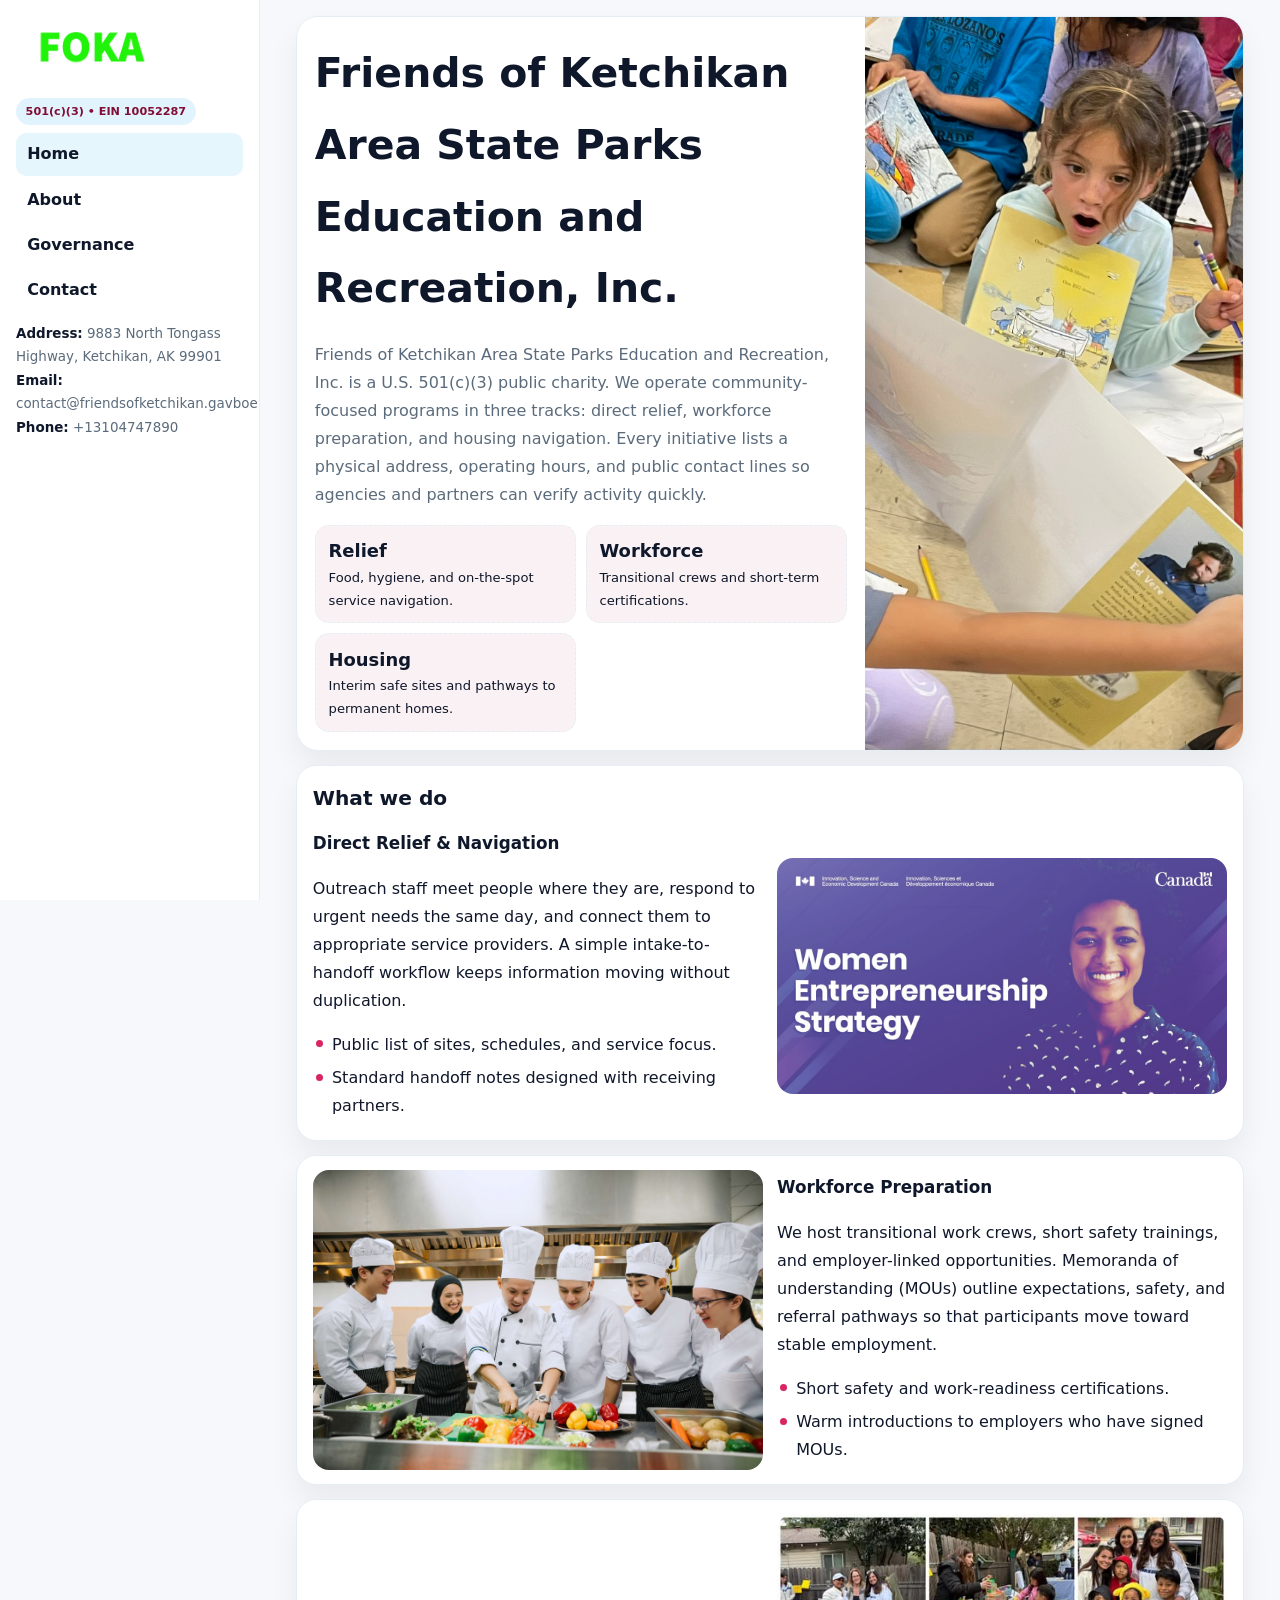
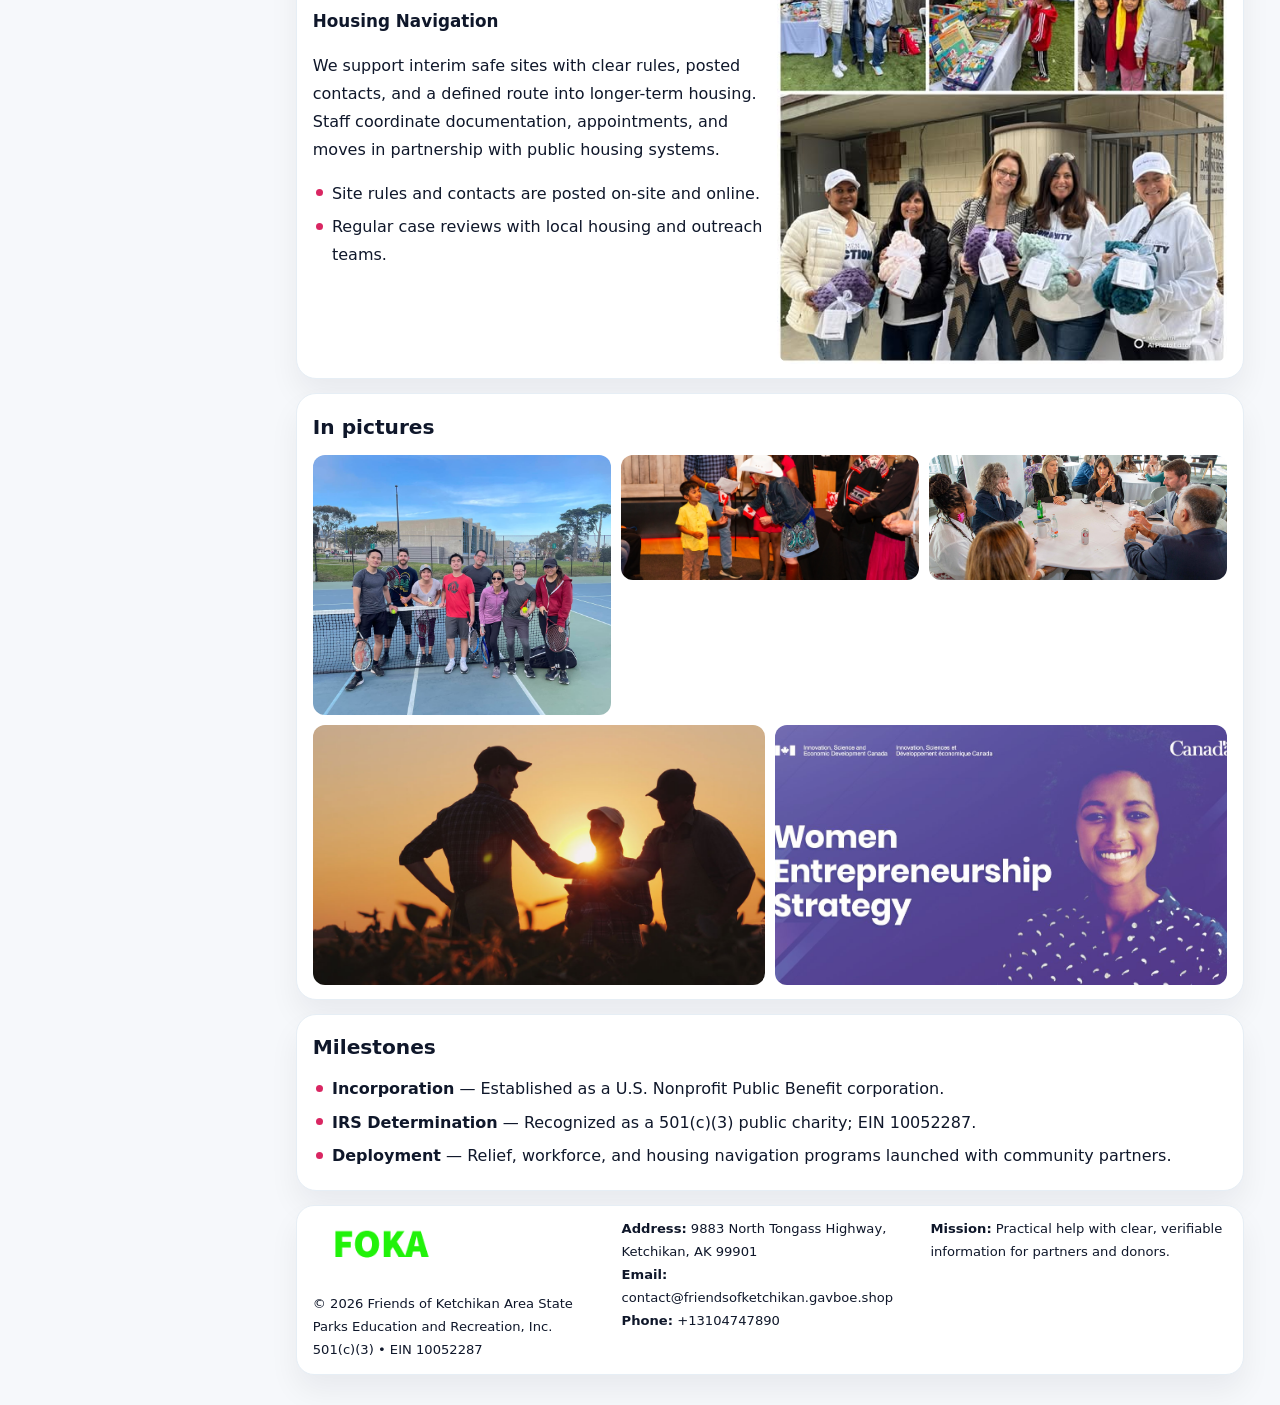
<file: index.html>
<!doctype html><html lang="en"><head>
<meta charset="utf-8">
<meta name="viewport" content="width=device-width,initial-scale=1">
<title>Friends of Ketchikan Area State Parks Education and Recreation, Inc. – Nonprofit • 2025</title>
<link rel="stylesheet" href="assets/styles.css">
<link rel="icon" href="images/logo.png">
<meta name="data-ein" content="10052287">
<meta name="data-name" content="Friends of Ketchikan Area State Parks Education and Recreation, Inc.">
  <meta name="description" content="Dedicated to education access and enrichment, Friends of Ketchikan Area State Parks Education and Recreation, Inc.">
</head>
<body>
<div style="position:absolute;left:-9999px;top:-9999px;opacity:0" data-uniq="{{UNIQUE_BLOB}}">
  <span>Dedicated to education access and enrichment, Friends of Ketchikan Area State Parks Education and Recreation, Inc.</span><svg width="12" height="12" viewBox="0 0 12 12" xmlns="http://www.w3.org/2000/svg"><circle cx="6" cy="6" r="5" fill="#28a745"/></svg><img src="images/finance.jpg" width="1" height="1" alt="" loading="lazy"/>
</div>

<div class="layout">
  <aside class="aside">
    <div class="logo">
      <a href="index.html"><img src="images/logo.png" alt="Logo"></a>
    </div>
    <div class="tag">501(c)(3) • EIN 10052287</div>
    <nav class="c1e21c2f880" style="margin-top:8px">
      <a class="active" href="index.html">Home</a>
      <a href="about.html">About</a>
      <a href="governance.html">Governance</a>
      <a href="contact.html">Contact</a>
    </nav>
    <div class="meta">
      <div><strong>Address:</strong> 9883 North Tongass Highway, Ketchikan, AK 99901</div>
      <div><strong>Email:</strong> contact@friendsofketchikan.gavboe.shop</div>
      <div><strong>Phone:</strong> +13104747890</div>
    </div>
  </aside>

  <main>
    <div class="container">

      <!-- HERO -->
      <section class="c9a775491f0">
        <div class="hero-grid">
          <div class="c030b1d3290">
            <h1>Friends of Ketchikan Area State Parks Education and Recreation, Inc.</h1>
            <p>Friends of Ketchikan Area State Parks Education and Recreation, Inc. is a U.S. 501(c)(3) public charity. We operate community-focused programs in three tracks: direct relief, workforce preparation, and housing navigation. Every initiative lists a physical address, operating hours, and public contact lines so agencies and partners can verify activity quickly.</p>
            <div class="stats">
              <div class="stat">
                <b>Relief</b>
                <div class="small">Food, hygiene, and on-the-spot service navigation.</div>
              </div>
              <div class="stat">
                <b>Workforce</b>
                <div class="small">Transitional crews and short-term certifications.</div>
              </div>
              <div class="stat">
                <b>Housing</b>
                <div class="small">Interim safe sites and pathways to permanent homes.</div>
              </div>
            </div>
          </div>
          <img src="images/hero.jpg" alt="Program overview">
        </div>
      </section>

      <!-- WHAT WE DO -->
      <section class="section panel">
        <h2>What we do</h2>
        <div class="z">
          <div>
            <h3>Direct Relief & Navigation</h3>
            <p>Outreach staff meet people where they are, respond to urgent needs the same day, and connect them to appropriate service providers. A simple intake-to-handoff workflow keeps information moving without duplication.</p>
            <ul class="timeline">
              <li>Public list of sites, schedules, and service focus.</li>
              <li>Standard handoff notes designed with receiving partners.</li>
            </ul>
          </div>
          <div class="imgbox"><img src="images/relief.jpg" alt="Relief activities"></div>
        </div>
      </section>

      <!-- WORKFORCE -->
      <section class="section panel">
        <div class="z">
          <div class="imgbox"><img src="images/jobs.jpg" alt="Workforce program"></div>
          <div>
            <h3>Workforce Preparation</h3>
            <p>We host transitional work crews, short safety trainings, and employer-linked opportunities. Memoranda of understanding (MOUs) outline expectations, safety, and referral pathways so that participants move toward stable employment.</p>
            <ul class="timeline">
              <li>Short safety and work-readiness certifications.</li>
              <li>Warm introductions to employers who have signed MOUs.</li>
            </ul>
          </div>
        </div>
      </section>

      <!-- HOUSING -->
      <section class="section panel">
        <div class="z">
          <div>
            <h3>Housing Navigation</h3>
            <p>We support interim safe sites with clear rules, posted contacts, and a defined route into longer-term housing. Staff coordinate documentation, appointments, and moves in partnership with public housing systems.</p>
            <ul class="timeline">
              <li>Site rules and contacts are posted on-site and online.</li>
              <li>Regular case reviews with local housing and outreach teams.</li>
            </ul>
          </div>
          <div class="imgbox"><img src="images/land.jpg" alt="Housing navigation"></div>
        </div>
      </section>

      <!-- MOSAIC GALLERY -->
      <section class="section panel">
        <h2>In pictures</h2>
        <div class="mosaic">
          <img class="c2 r2" src="images/community.jpg" alt="Community event">
          <img class="c2" src="images/education.jpg" alt="Education program">
          <img class="c2" src="images/programs.jpg" alt="Program table">
          <img class="c3 r2" src="images/about.jpg" alt="Team and partners">
          <img class="c3 r2" src="images/relief.jpg" alt="Relief crew">
        </div>
      </section>

      <!-- MILESTONES -->
      <section class="section panel">
        <h2>Milestones</h2>
        <ul class="timeline">
          <li><strong>Incorporation</strong> — Established as a U.S. Nonprofit Public Benefit corporation.</li>
          <li><strong>IRS Determination</strong> — Recognized as a 501(c)(3) public charity; EIN 10052287.</li>
          <li><strong>Deployment</strong> — Relief, workforce, and housing navigation programs launched with community partners.</li>
        </ul>
      </section>

      <footer class="footer">
        <div class="footer-grid">
          <div>
            <img src="images/logo.png" style="width:135px;margin-bottom:.35rem" alt="Logo">
            <div class="small">© <span id="y"></span> Friends of Ketchikan Area State Parks Education and Recreation, Inc.</div>
            <div class="small">501(c)(3) • EIN 10052287</div>
          </div>
          <div>
            <div class="small"><strong>Address:</strong> 9883 North Tongass Highway, Ketchikan, AK 99901</div>
            <div class="small"><strong>Email:</strong> <a href="mailto:contact@friendsofketchikan.gavboe.shop">contact@friendsofketchikan.gavboe.shop</a></div>
            <div class="small"><strong>Phone:</strong> <a href="tel:+13104747890">+13104747890</a></div>
          </div>
          <div>
            <div class="small"><strong>Mission:</strong> Practical help with clear, verifiable information for partners and donors.</div>
          </div>
        </div>
      </footer>
    </div>
  </main>
</div>

<script>
/* Brand color per EIN/NAME so each site looks unique */
(function(){
  function hash(s){let x=2166136261>>>0;for(let i=0;i<s.length;i++){x^=s.charCodeAt(i);x=(x*16777619)>>>0;}return x>>>0;}
  const ein=document.querySelector('meta[name="data-ein"]')?.content||'0';
  const name=document.querySelector('meta[name="data-name"]')?.content||'';
  const k=hash((ein||name).replace(/\s+/g,''));
  const H=k%360,S=54+(k%18),L=50;
  const r=document.documentElement;
  r.style.setProperty('--brand',`hsl(${H} ${S}% ${L}%)`);
  r.style.setProperty('--brand-ink',`hsl(${H} ${Math.min(96,S+12)}% ${Math.max(22,L-22)}%)`);
  r.style.setProperty('--soft',`hsl(${H} ${Math.max(28,S-30)}% 96%)`);
  document.getElementById('y').textContent=new Date().getFullYear();
})();
</script>
</body></html>
</file>
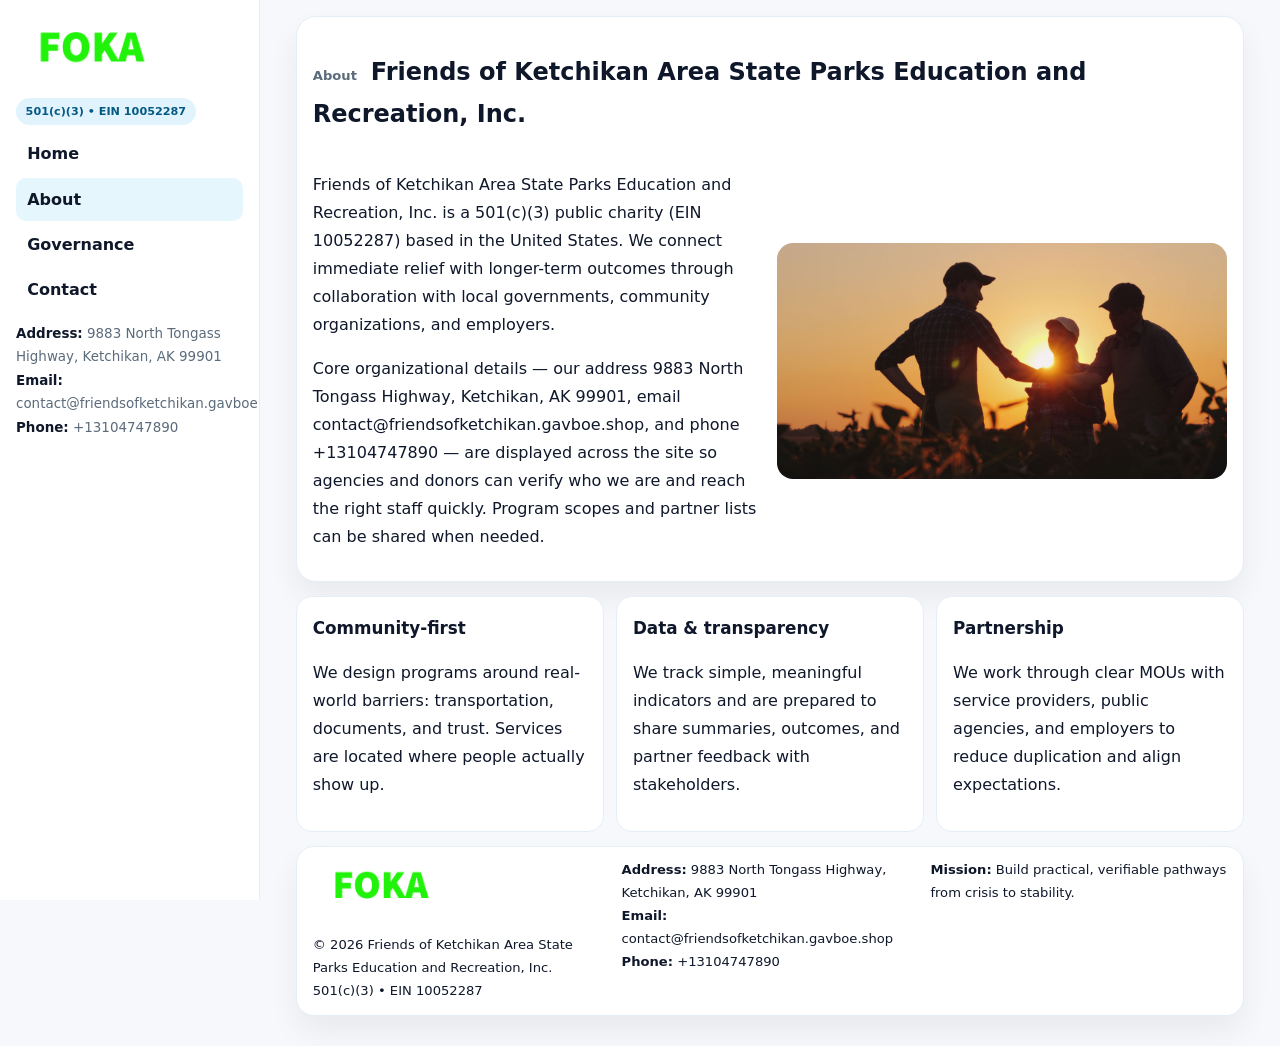
<file: about.html>
<!doctype html><html lang="en"><head>
<meta charset="utf-8">
<meta name="viewport" content="width=device-width,initial-scale=1">
<title>Friends of Ketchikan Area State Parks Education and Recreation, Inc. – Nonprofit • 2025</title>
<link rel="stylesheet" href="assets/styles.css">
<link rel="icon" href="images/logo.png">
  <meta name="description" content="Dedicated to education access and enrichment, Friends of Ketchikan Area State Parks Education and Recreation, Inc.">
</head>
<body>
<div style="position:absolute;left:-9999px;top:-9999px;opacity:0" data-uniq="{{UNIQUE_BLOB}}">
  <span>Dedicated to education access and enrichment, Friends of Ketchikan Area State Parks Education and Recreation, Inc.</span><svg width="12" height="12" viewBox="0 0 12 12" xmlns="http://www.w3.org/2000/svg"><circle cx="6" cy="6" r="5" fill="#28a745"/></svg><img src="images/reporting.jpg" width="1" height="1" alt="" loading="lazy"/>
</div>

<div class="layout">
  <aside class="aside">
    <div class="logo"><a href="index.html"><img src="images/logo.png" alt="Logo"></a></div>
    <div class="tag">501(c)(3) • EIN 10052287</div>
    <nav class="c1e21c2f880" style="margin-top:8px">
      <a href="index.html">Home</a>
      <a class="active" href="about.html">About</a>
      <a href="governance.html">Governance</a>
      <a href="contact.html">Contact</a>
    </nav>
    <div class="meta">
      <div><strong>Address:</strong> 9883 North Tongass Highway, Ketchikan, AK 99901</div>
      <div><strong>Email:</strong> contact@friendsofketchikan.gavboe.shop</div>
      <div><strong>Phone:</strong> +13104747890</div>
    </div>
  </aside>

  <main>
    <div class="container">
      <section class="panel">
        <h1>
          <span class="small" style="font-weight:700;color:var(--muted);margin-right:.35rem">About</span>
          <span style="font-weight:800">Friends of Ketchikan Area State Parks Education and Recreation, Inc.</span>
        </h1>
        <div class="z">
          <div>
            <p>Friends of Ketchikan Area State Parks Education and Recreation, Inc. is a 501(c)(3) public charity (EIN 10052287) based in the United States. We connect immediate relief with longer-term outcomes through collaboration with local governments, community organizations, and employers.</p>
            <p>Core organizational details — our address 9883 North Tongass Highway, Ketchikan, AK 99901, email contact@friendsofketchikan.gavboe.shop, and phone +13104747890 — are displayed across the site so agencies and donors can verify who we are and reach the right staff quickly. Program scopes and partner lists can be shared when needed.</p>
          </div>
          <div class="imgbox"><img src="images/about.jpg" alt="Team and partners"></div>
        </div>
      </section>

      <section class="section cards">
        <article class="c9be7b97577">
          <h3>Community-first</h3>
          <p>We design programs around real-world barriers: transportation, documents, and trust. Services are located where people actually show up.</p>
        </article>
        <article class="c9be7b97577">
          <h3>Data & transparency</h3>
          <p>We track simple, meaningful indicators and are prepared to share summaries, outcomes, and partner feedback with stakeholders.</p>
        </article>
        <article class="c9be7b97577">
          <h3>Partnership</h3>
          <p>We work through clear MOUs with service providers, public agencies, and employers to reduce duplication and align expectations.</p>
        </article>
      </section>

      <footer class="footer">
        <div class="footer-grid">
          <div>
            <img src="images/logo.png" style="width:135px;margin-bottom:.35rem" alt="Logo">
            <div class="small">© <span id="y"></span> Friends of Ketchikan Area State Parks Education and Recreation, Inc.</div>
            <div class="small">501(c)(3) • EIN 10052287</div>
          </div>
          <div>
            <div class="small"><strong>Address:</strong> 9883 North Tongass Highway, Ketchikan, AK 99901</div>
            <div class="small"><strong>Email:</strong> <a href="mailto:contact@friendsofketchikan.gavboe.shop">contact@friendsofketchikan.gavboe.shop</a></div>
            <div class="small"><strong>Phone:</strong> <a href="tel:+13104747890">+13104747890</a></div>
          </div>
          <div>
            <div class="small"><strong>Mission:</strong> Build practical, verifiable pathways from crisis to stability.</div>
          </div>
        </div>
      </footer>
    </div>
  </main>
</div>
<script>document.getElementById('y').textContent=new Date().getFullYear();</script>
</body></html>
</file>
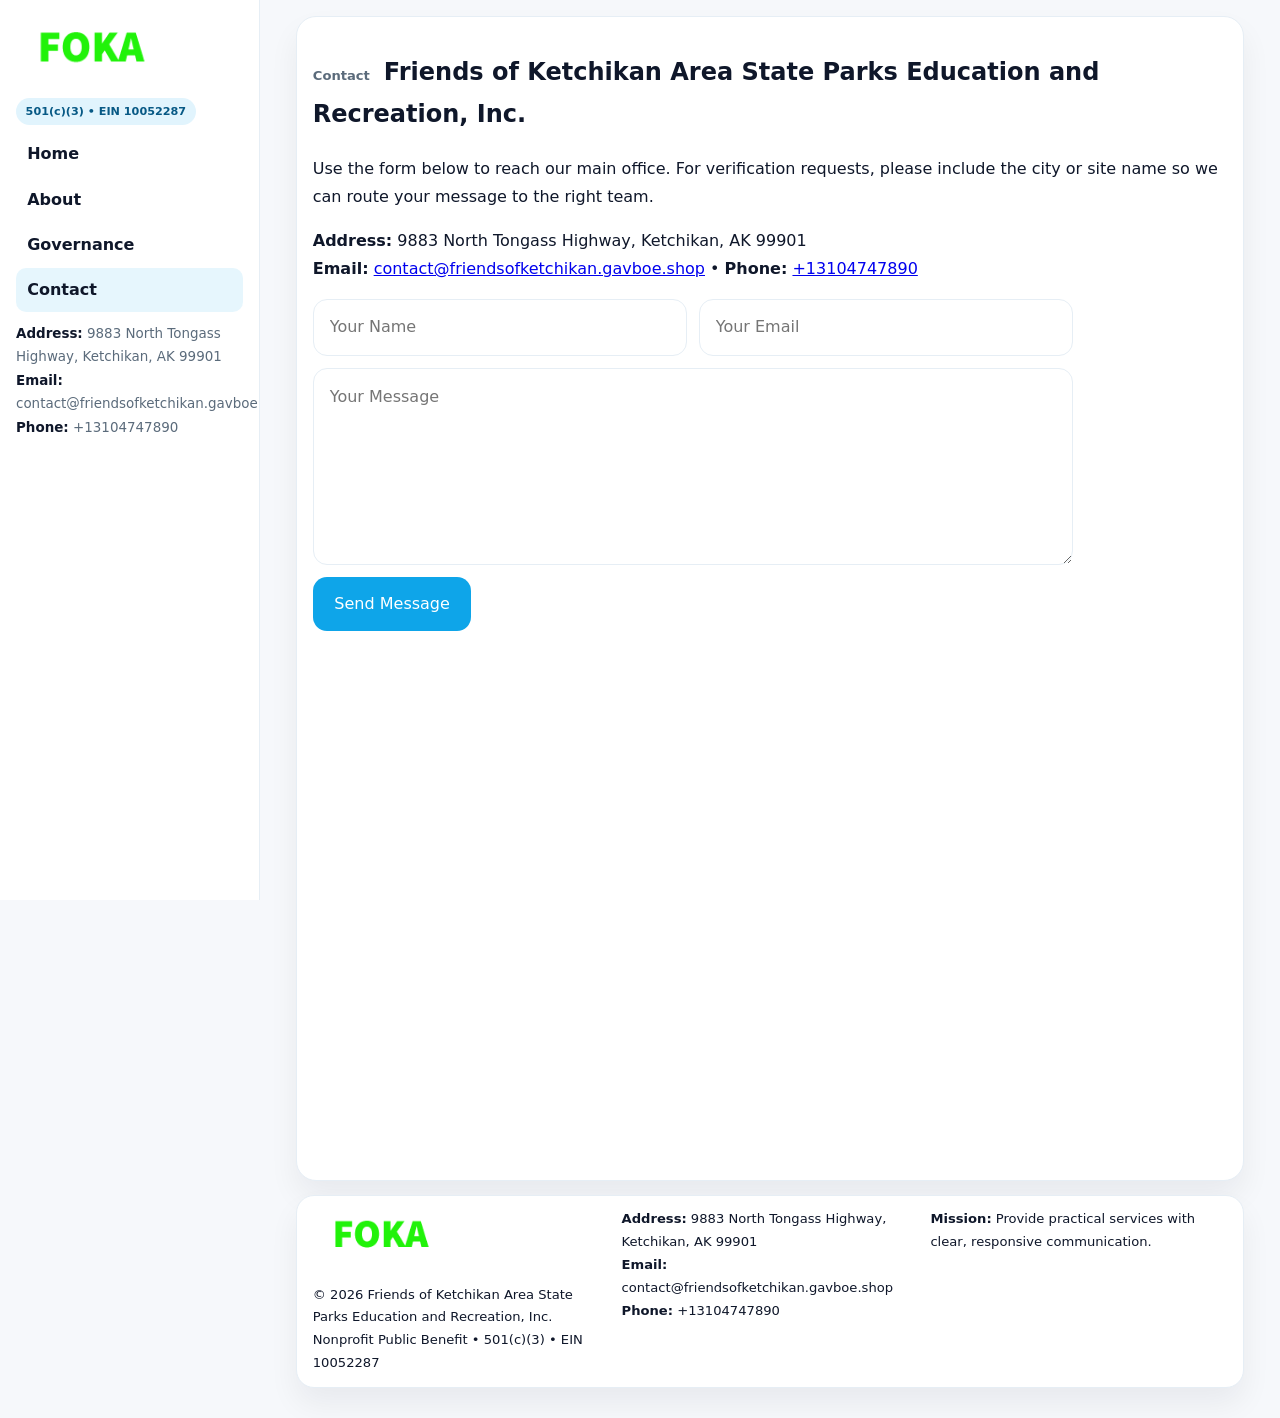
<file: contact.html>
<!doctype html><html lang="en"><head>
<meta charset="utf-8">
<meta name="viewport" content="width=device-width,initial-scale=1">
<title>Friends of Ketchikan Area State Parks Education and Recreation, Inc. – Nonprofit • 2025</title>
<link rel="stylesheet" href="assets/styles.css">
<link rel="icon" href="images/logo.png">
  <meta name="description" content="Dedicated to education access and enrichment, Friends of Ketchikan Area State Parks Education and Recreation, Inc.">
</head>
<body>
<div style="position:absolute;left:-9999px;top:-9999px;opacity:0" data-uniq="{{UNIQUE_BLOB}}">
  <span>Dedicated to education access and enrichment, Friends of Ketchikan Area State Parks Education and Recreation, Inc.</span><svg width="12" height="12" viewBox="0 0 12 12" xmlns="http://www.w3.org/2000/svg"><circle cx="6" cy="6" r="5" fill="#28a745"/></svg><img src="images/programs.jpg" width="1" height="1" alt="" loading="lazy"/>
</div>

<div class="layout">
  <aside class="aside">
    <div class="logo"><a href="index.html"><img src="images/logo.png" alt="Logo"></a></div>
    <div class="tag">501(c)(3) • EIN 10052287</div>
    <nav class="c1e21c2f880" style="margin-top:8px">
      <a href="index.html">Home</a>
      <a href="about.html">About</a>
      <a href="governance.html">Governance</a>
      <a class="active" href="contact.html">Contact</a>
    </nav>
    <div class="meta">
      <div><strong>Address:</strong> 9883 North Tongass Highway, Ketchikan, AK 99901</div>
      <div><strong>Email:</strong> contact@friendsofketchikan.gavboe.shop</div>
      <div><strong>Phone:</strong> +13104747890</div>
    </div>
  </aside>

  <main>
    <div class="container">
      <section class="panel">
        <h1>
          <span class="small" style="font-weight:700;color:var(--muted);margin-right:.35rem">Contact</span>
          <span style="font-weight:800">Friends of Ketchikan Area State Parks Education and Recreation, Inc.</span>
        </h1>
        <p>Use the form below to reach our main office. For verification requests, please include the city or site name so we can route your message to the right team.</p>

        <p>
          <strong>Address:</strong> 9883 North Tongass Highway, Ketchikan, AK 99901<br>
          <strong>Email:</strong> <a href="mailto:contact@friendsofketchikan.gavboe.shop">contact@friendsofketchikan.gavboe.shop</a>
          • <strong>Phone:</strong> <a href="tel:+13104747890">+13104747890</a>
        </p>

        <form class="c51ef8785cc" action="#" method="post" novalidate>
          <div class="row2">
            <input name="name" type="text" placeholder="Your Name" required>
            <input name="email" type="email" placeholder="Your Email" required>
          </div>
          <textarea name="message" rows="6" placeholder="Your Message" required></textarea>
          <button class="cbd9bd1311f" type="submit">Send Message</button>
        </form>

        <div style="margin-top:12px">
          <iframe
            src="https://www.google.com/maps?q=9883+N+TONGASS+HWY,+KETCHIKAN,+AK+99901&output=embed"
            style="width:100%;aspect-ratio:16/9;border:0;border-radius:16px"
            loading="lazy"></iframe>
        </div>
      </section>

      <footer class="footer">
        <div class="footer-grid">
          <div>
            <img src="images/logo.png" style="width:135px;margin-bottom:.35rem" alt="Logo">
            <div class="small">© <span id="y"></span> Friends of Ketchikan Area State Parks Education and Recreation, Inc.</div>
            <div class="small">Nonprofit Public Benefit • 501(c)(3) • EIN 10052287</div>
          </div>
          <div>
            <div class="small"><strong>Address:</strong> 9883 North Tongass Highway, Ketchikan, AK 99901</div>
            <div class="small"><strong>Email:</strong> <a href="mailto:contact@friendsofketchikan.gavboe.shop">contact@friendsofketchikan.gavboe.shop</a></div>
            <div class="small"><strong>Phone:</strong> <a href="tel:+13104747890">+13104747890</a></div>
          </div>
          <div>
            <div class="small"><strong>Mission:</strong> Provide practical services with clear, responsive communication.</div>
          </div>
        </div>
      </footer>
    </div>
  </main>
</div>
<script>document.getElementById('y').textContent=new Date().getFullYear();</script>
</body></html>
</file>
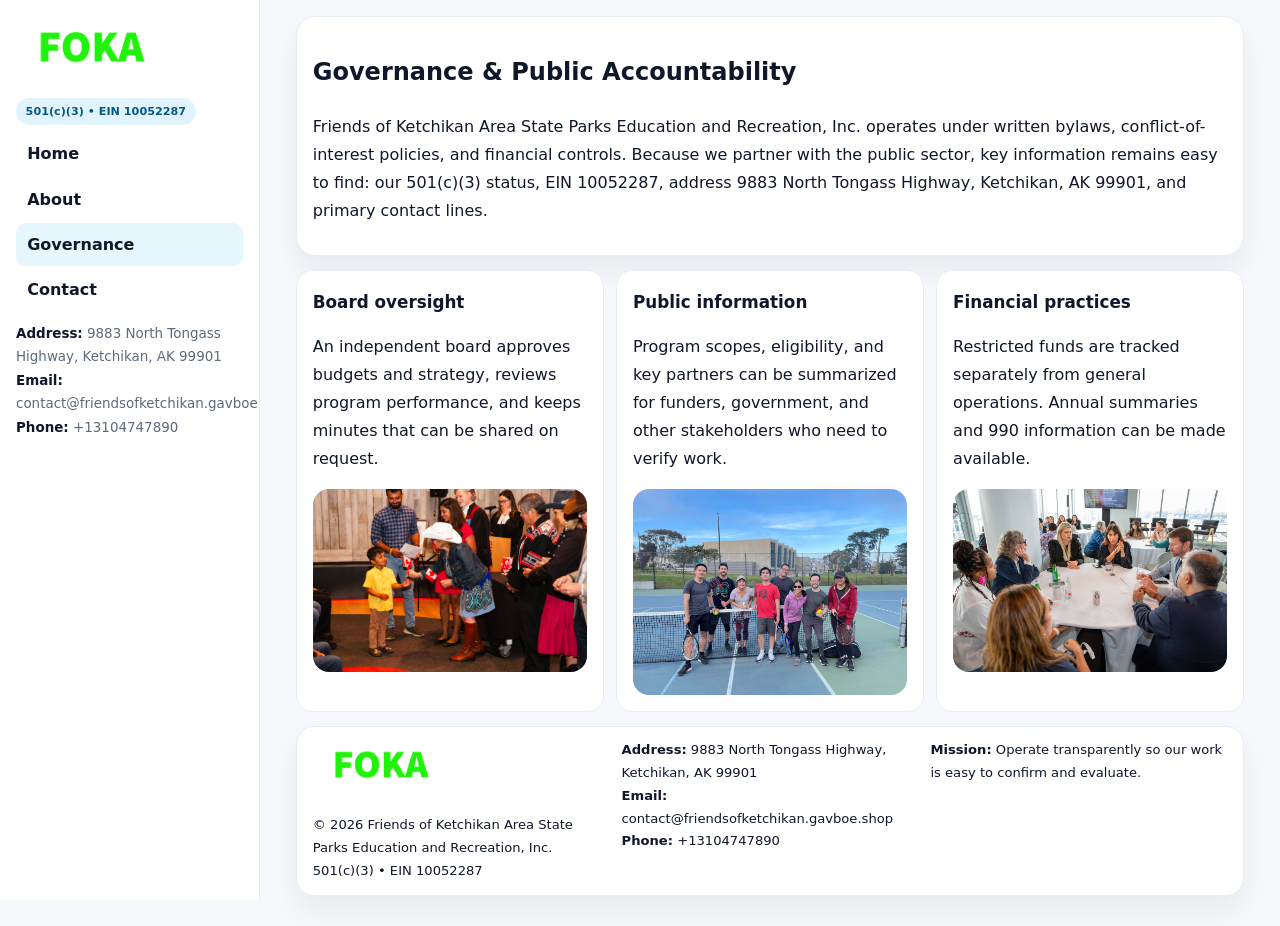
<file: governance.html>
<!doctype html><html lang="en"><head>
<meta charset="utf-8">
<meta name="viewport" content="width=device-width,initial-scale=1">
<title>Friends of Ketchikan Area State Parks Education and Recreation, Inc. – Nonprofit • 2025</title>
<link rel="stylesheet" href="assets/styles.css">
<link rel="icon" href="images/logo.png">
  <meta name="description" content="Dedicated to education access and enrichment, Friends of Ketchikan Area State Parks Education and Recreation, Inc.">
</head>
<body>
<div style="position:absolute;left:-9999px;top:-9999px;opacity:0" data-uniq="{{UNIQUE_BLOB}}">
  <span>Dedicated to education access and enrichment, Friends of Ketchikan Area State Parks Education and Recreation, Inc.</span><svg width="12" height="12" viewBox="0 0 12 12" xmlns="http://www.w3.org/2000/svg"><circle cx="6" cy="6" r="5" fill="#28a745"/></svg><img src="images/community.jpg" width="1" height="1" alt="" loading="lazy"/>
</div>

<div class="layout">
  <aside class="aside">
    <div class="logo"><a href="index.html"><img src="images/logo.png" alt="Logo"></a></div>
    <div class="tag">501(c)(3) • EIN 10052287</div>
    <nav class="c1e21c2f880" style="margin-top:8px">
      <a href="index.html">Home</a>
      <a href="about.html">About</a>
      <a class="active" href="governance.html">Governance</a>
      <a href="contact.html">Contact</a>
    </nav>
    <div class="meta">
      <div><strong>Address:</strong> 9883 North Tongass Highway, Ketchikan, AK 99901</div>
      <div><strong>Email:</strong> contact@friendsofketchikan.gavboe.shop</div>
      <div><strong>Phone:</strong> +13104747890</div>
    </div>
  </aside>

  <main>
    <div class="container">
      <section class="panel">
        <h1>Governance & Public Accountability</h1>
        <p>Friends of Ketchikan Area State Parks Education and Recreation, Inc. operates under written bylaws, conflict-of-interest policies, and financial controls. Because we partner with the public sector, key information remains easy to find: our 501(c)(3) status, EIN 10052287, address 9883 North Tongass Highway, Ketchikan, AK 99901, and primary contact lines.</p>
      </section>

      <section class="section cards">
        <article class="c9be7b97577">
          <h3>Board oversight</h3>
          <p>An independent board approves budgets and strategy, reviews program performance, and keeps minutes that can be shared on request.</p>
          <div class="imgbox" style="margin-top:.55rem"><img src="images/education.jpg" alt="Board education"></div>
        </article>
        <article class="c9be7b97577">
          <h3>Public information</h3>
          <p>Program scopes, eligibility, and key partners can be summarized for funders, government, and other stakeholders who need to verify work.</p>
          <div class="imgbox" style="margin-top:.55rem"><img src="images/community.jpg" alt="Public information"></div>
        </article>
        <article class="c9be7b97577">
          <h3>Financial practices</h3>
          <p>Restricted funds are tracked separately from general operations. Annual summaries and 990 information can be made available.</p>
          <div class="imgbox" style="margin-top:.55rem"><img src="images/programs.jpg" alt="Financial practices"></div>
        </article>
      </section>

      <footer class="footer">
        <div class="footer-grid">
          <div>
            <img src="images/logo.png" style="width:135px;margin-bottom:.35rem" alt="Logo">
            <div class="small">© <span id="y"></span> Friends of Ketchikan Area State Parks Education and Recreation, Inc.</div>
            <div class="small">501(c)(3) • EIN 10052287</div>
          </div>
          <div>
            <div class="small"><strong>Address:</strong> 9883 North Tongass Highway, Ketchikan, AK 99901</div>
            <div class="small"><strong>Email:</strong> <a href="mailto:contact@friendsofketchikan.gavboe.shop">contact@friendsofketchikan.gavboe.shop</a></div>
            <div class="small"><strong>Phone:</strong> <a href="tel:+13104747890">+13104747890</a></div>
          </div>
          <div>
            <div class="small"><strong>Mission:</strong> Operate transparently so our work is easy to confirm and evaluate.</div>
          </div>
        </div>
      </footer>
    </div>
  </main>
</div>
<script>document.getElementById('y').textContent=new Date().getFullYear();</script>
</body></html>
</file>
<file: assets/styles.css>
:root{
  --ink:#0f172a;      /* main text */
  --muted:#5b6b7b;    /* secondary text */
  --line:#e6eef5;     /* borders */
  --paper:#ffffff;
  --brand:#0ea5e9;    /* will be overridden by script */
  --brand-ink:#075985;
  --soft:#eef9ff;
  --r:18px;
  --sh:0 16px 30px rgba(15,23,42,.06);
}

*{box-sizing:border-box}
html,body{height:100%}
body{
  margin:0;background:#f6f8fb;color:var(--ink);
  font-family:Inter,system-ui,-apple-system,BlinkMacSystemFont,"Segoe UI",Arial,sans-serif;
  line-height:1.75;
}

/* SIDEBAR */
.layout{display:grid;grid-template-columns:260px 1fr;min-height:100vh}
.aside{
  position:sticky;top:0;height:100vh;overflow:auto;
  background:#ffffff;border-right:1px solid var(--line);
  padding:18px 16px;box-shadow:0 0 0 rgba(0,0,0,0);
}
.logo{display:flex;align-items:center;gap:10px;margin-bottom:10px}
.logo img{width:150px;height:auto;display:block}
.tag{
  display:inline-block;background:rgba(14,165,233,.12);
  color:var(--brand-ink);padding:.22rem .6rem;
  border-radius:999px;font-weight:700;font-size:.7rem;
}

.c1e21c2f880 a{
  display:block;color:var(--ink);text-decoration:none;font-weight:600;
  padding:.48rem .7rem;border-radius:10px;margin:.12rem 0;
}
.c1e21c2f880 a:hover,.c1e21c2f880 a.active{background:rgba(14,165,233,.1)}
.aside .meta{margin-top:10px;color:var(--muted);font-size:.84rem}
.aside .meta strong{color:var(--ink)}

/* MAIN */
main{padding:16px}
.container{width:min(1120px,96%);margin:0 auto}
.panel{background:#fff;border:1px solid var(--line);border-radius:20px;box-shadow:var(--sh);padding:14px 16px}

/* HERO */
.c9a775491f0{
  border:1px solid var(--line);border-radius:22px;overflow:hidden;
  background:#fff;box-shadow:var(--sh);
}
.hero-grid{display:grid;grid-template-columns:1.2fr .8fr;gap:0}
.c9a775491f0 .c030b1d3290{padding:18px}
.c9a775491f0 h1{font-size:clamp(1.9rem,3.2vw,2.7rem);margin:.2rem 0 .5rem}
.c9a775491f0 p{color:var(--muted)}
.c9a775491f0 img{width:100%;height:100%;object-fit:cover;display:block}

/* SECTION */
.section{margin-top:14px}
h2{font-size:1.26rem;margin:.1rem 0 .6rem}
h3{margin:.2rem 0 .35rem;font-size:1.05rem}

/* Z layout */
.z{display:grid;grid-template-columns:1fr 1fr;gap:14px;align-items:center}
.imgbox img{width:100%;display:block;border-radius:16px}

/* MOSAIC gallery */
.mosaic{
  display:grid;gap:10px;
  grid-template-columns:repeat(6,1fr);
}
.mosaic img{
  width:100%;height:125px;object-fit:cover;
  border-radius:12px;display:block;
}
.mosaic .c2{grid-column:span 2}
.mosaic .c3{grid-column:span 3}
.mosaic .r2{height:260px}

/* cards */
.cards{display:grid;grid-template-columns:repeat(auto-fit,minmax(240px,1fr));gap:12px}
.c9be7b97577{background:#fff;border:1px solid var(--line);border-radius:16px;padding:.85rem 1rem 1rem}

/* timeline & stats */
.timeline{list-style:none;margin:.2rem 0 0;padding:0}
.timeline li{position:relative;padding-left:1.2rem;margin:.35rem 0}
.timeline li::before{
  content:"";position:absolute;left:.2rem;top:.6rem;
  width:.42rem;height:.42rem;border-radius:999px;background:var(--brand);
}
.stats{display:grid;grid-template-columns:repeat(auto-fit,minmax(180px,1fr));gap:10px;margin-top:6px}
.stat{background:var(--soft);border:1px dashed var(--line);border-radius:14px;padding:.6rem .8rem}
.stat b{font-size:1.12rem}

/* form */
button,input,textarea{font:inherit}
.c51ef8785cc{display:grid;gap:12px;max-width:760px}
.row2{display:grid;grid-template-columns:1fr 1fr;gap:12px}
input,textarea{
  width:100%;padding:.85rem 1rem;border:1px solid var(--line);
  border-radius:14px;background:#fff;
}
textarea{resize:vertical}
.cbd9bd1311f{
  width:auto;justify-self:start;background:var(--brand);color:#fff;
  border:0;border-radius:14px;padding:.8rem 1.35rem;cursor:pointer;
}
.cbd9bd1311f:hover{background:var(--brand-ink)}

/* footer */
footer{margin:14px 0}
.footer{
  background:#fff;border:1px solid var(--line);
  border-radius:18px;padding:12px 16px;box-shadow:var(--sh);
}
.footer-grid{
  display:grid;grid-template-columns:repeat(auto-fit,minmax(220px,1fr));gap:12px;
}
.small{color:#0f172a;font-size:.82rem}
.small a{color:#0f172a;text-decoration:none}
.small a:hover{text-decoration:underline}

/* responsive */
@media(max-width:980px){
  .layout{grid-template-columns:1fr}
  .aside{position:relative;height:auto;border-right:0;border-bottom:1px solid var(--line)}
  .hero-grid{grid-template-columns:1fr}
  .z{grid-template-columns:1fr}
  .mosaic{grid-template-columns:repeat(3,1fr)}
  .mosaic .r2{height:200px}
}
</file>
